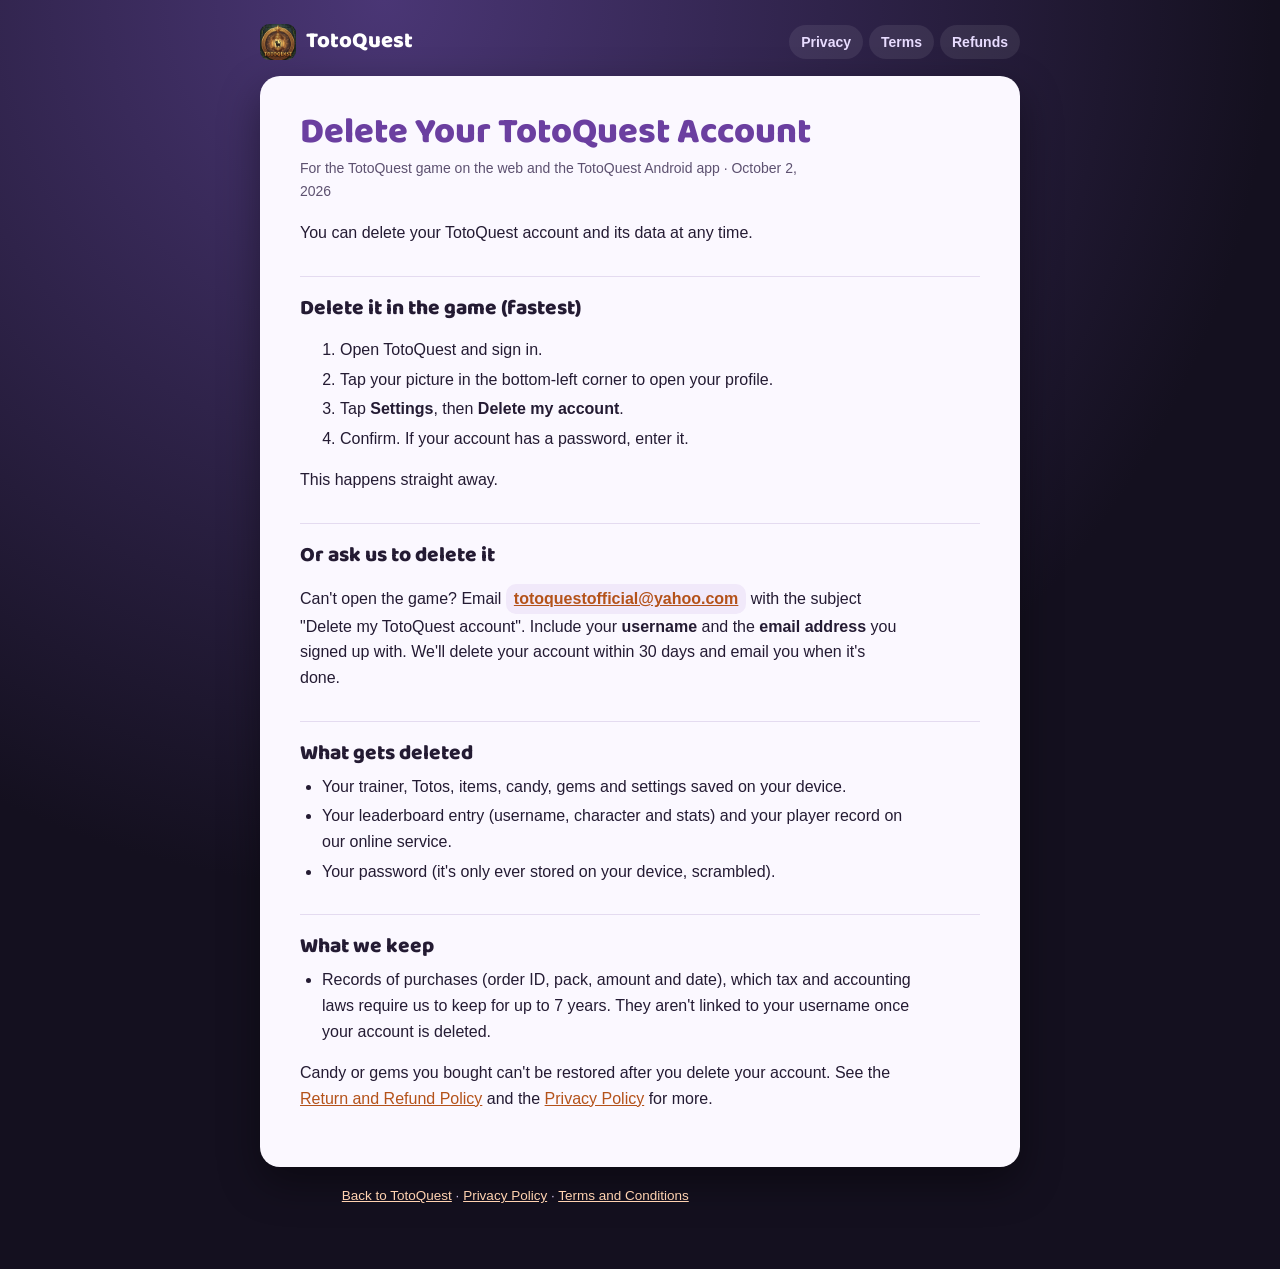
<file: delete-account.html>
<!doctype html>
<html lang="en">
<head>
<meta charset="utf-8">
<meta name="viewport" content="width=device-width, initial-scale=1">
<title>Delete Your Account · TotoQuest</title>
<meta name="description" content="How to delete your TotoQuest account and data.">
<link rel="icon" type="image/png" sizes="48x48" href="assets/brand/favicon-48.png">
<link rel="stylesheet" href="legal.css">
</head>
<body>
<header class="top">
  <a class="brand" href="index.html"><img src="assets/brand/icon-192.png" alt="">TotoQuest</a>
  <nav class="tabs" aria-label="Policies">
    <a href="privacy.html">Privacy</a>
    <a href="terms.html">Terms</a>
    <a href="refunds.html">Refunds</a>
  </nav>
</header>
<main>
  <h1>Delete Your TotoQuest Account</h1>
  <p class="updated">For the TotoQuest game on the web and the TotoQuest Android app · October 2, 2026</p>

  <p>You can delete your TotoQuest account and its data at any time.</p>

  <h2>Delete it in the game (fastest)</h2>
  <ol>
    <li>Open TotoQuest and sign in.</li>
    <li>Tap your picture in the bottom-left corner to open your profile.</li>
    <li>Tap <strong>Settings</strong>, then <strong>Delete my account</strong>.</li>
    <li>Confirm. If your account has a password, enter it.</li>
  </ol>
  <p>This happens straight away.</p>

  <h2>Or ask us to delete it</h2>
  <p>Can't open the game? Email <span class="contact"><a href="mailto:totoquestofficial@yahoo.com?subject=Delete%20my%20TotoQuest%20account">totoquestofficial@yahoo.com</a></span> with the subject "Delete my TotoQuest account". Include your <strong>username</strong> and the <strong>email address</strong> you signed up with. We'll delete your account within 30 days and email you when it's done.</p>

  <h2>What gets deleted</h2>
  <ul>
    <li>Your trainer, Totos, items, candy, gems and settings saved on your device.</li>
    <li>Your leaderboard entry (username, character and stats) and your player record on our online service.</li>
    <li>Your password (it's only ever stored on your device, scrambled).</li>
  </ul>

  <h2>What we keep</h2>
  <ul>
    <li>Records of purchases (order ID, pack, amount and date), which tax and accounting laws require us to keep for up to 7 years. They aren't linked to your username once your account is deleted.</li>
  </ul>
  <p>Candy or gems you bought can't be restored after you delete your account. See the <a href="refunds.html">Return and Refund Policy</a> and the <a href="privacy.html">Privacy Policy</a> for more.</p>
</main>
<footer>
  <p><a href="index.html">Back to TotoQuest</a> · <a href="privacy.html">Privacy Policy</a> · <a href="terms.html">Terms and Conditions</a></p>
</footer>
</body>
</html>
</file>
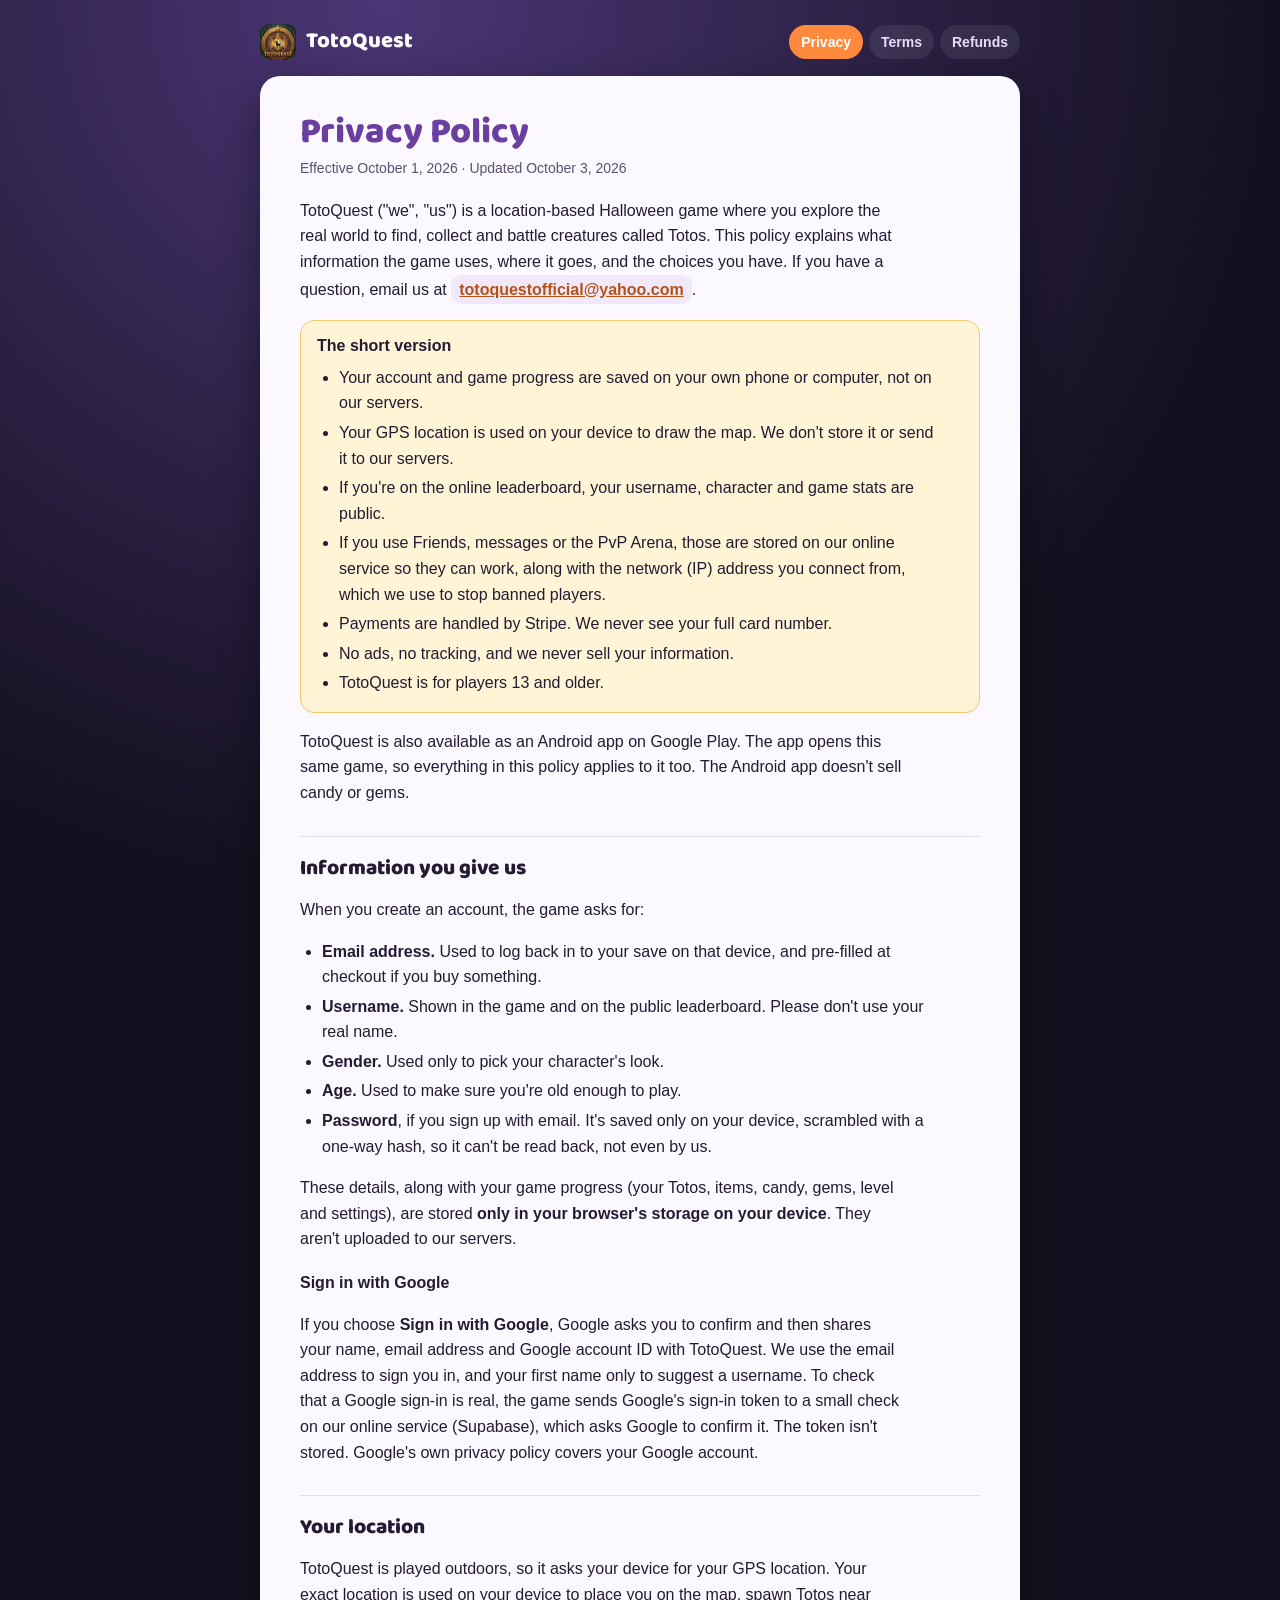
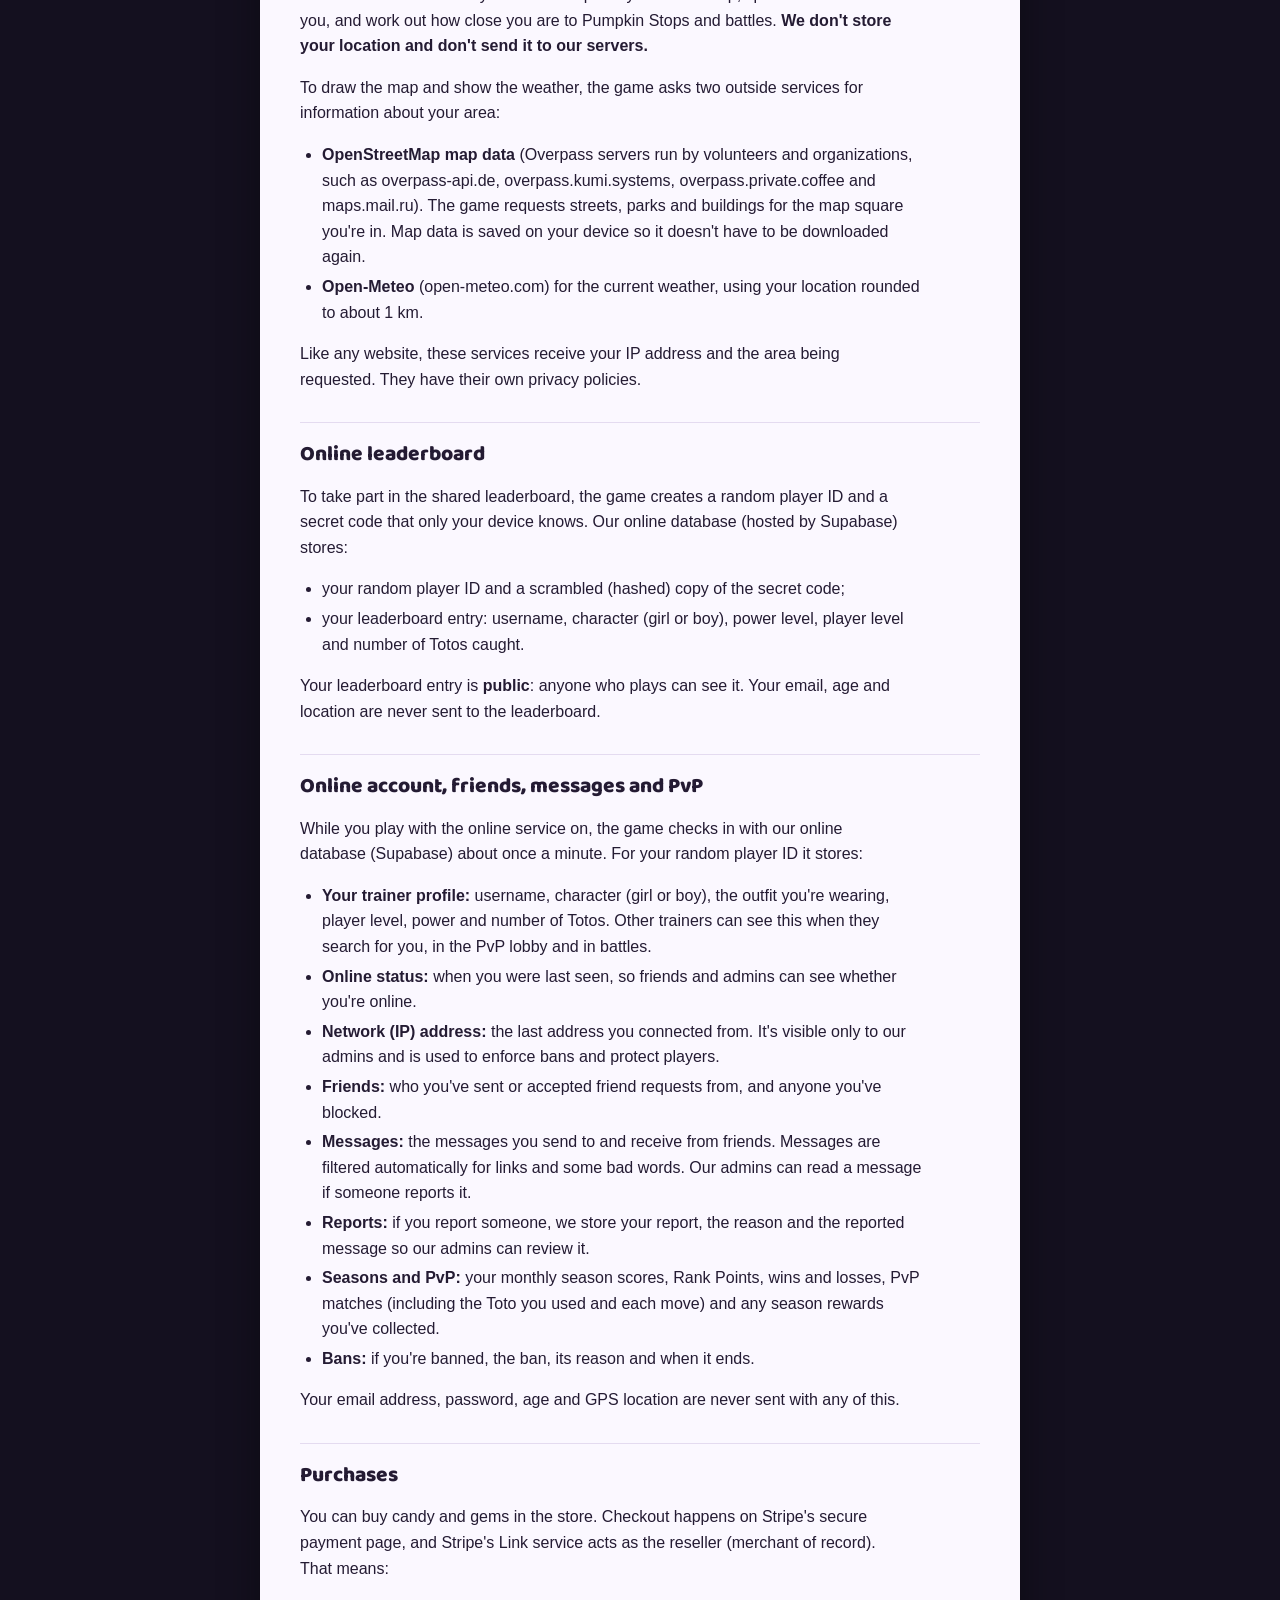
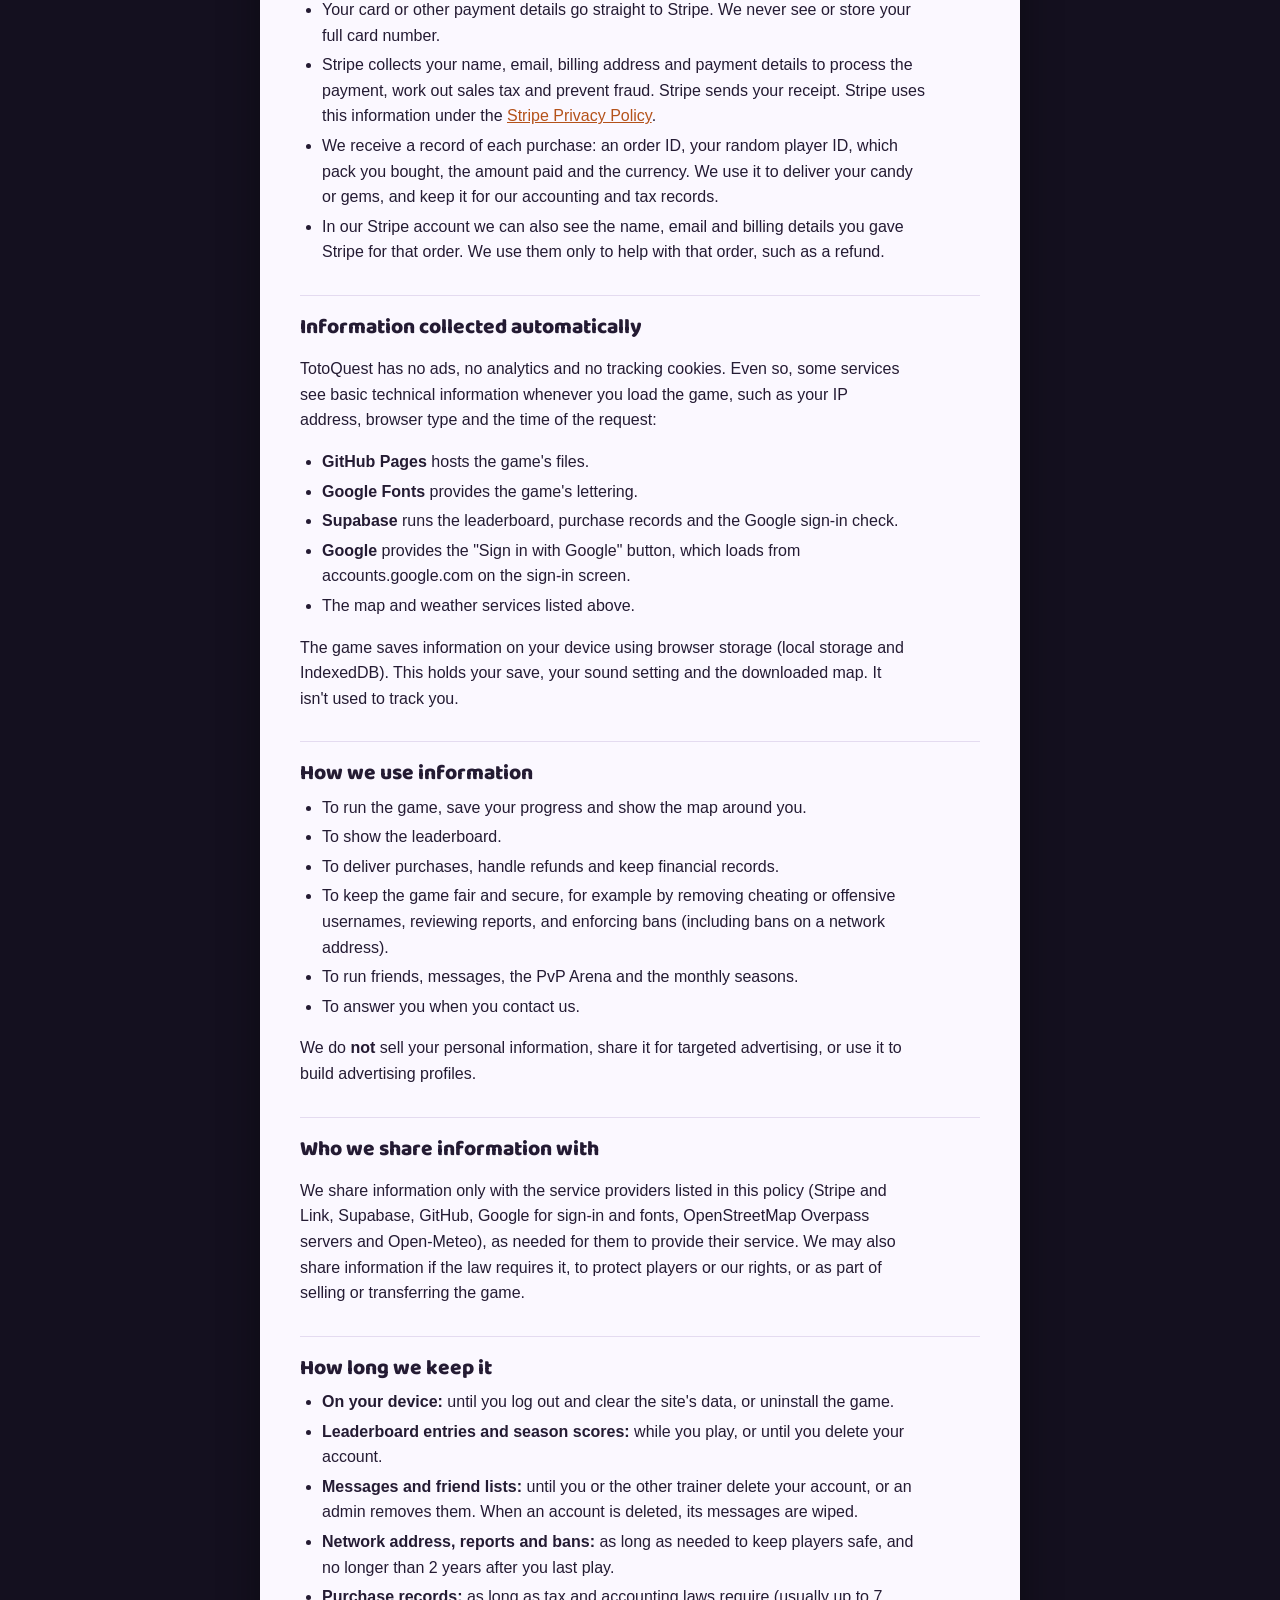
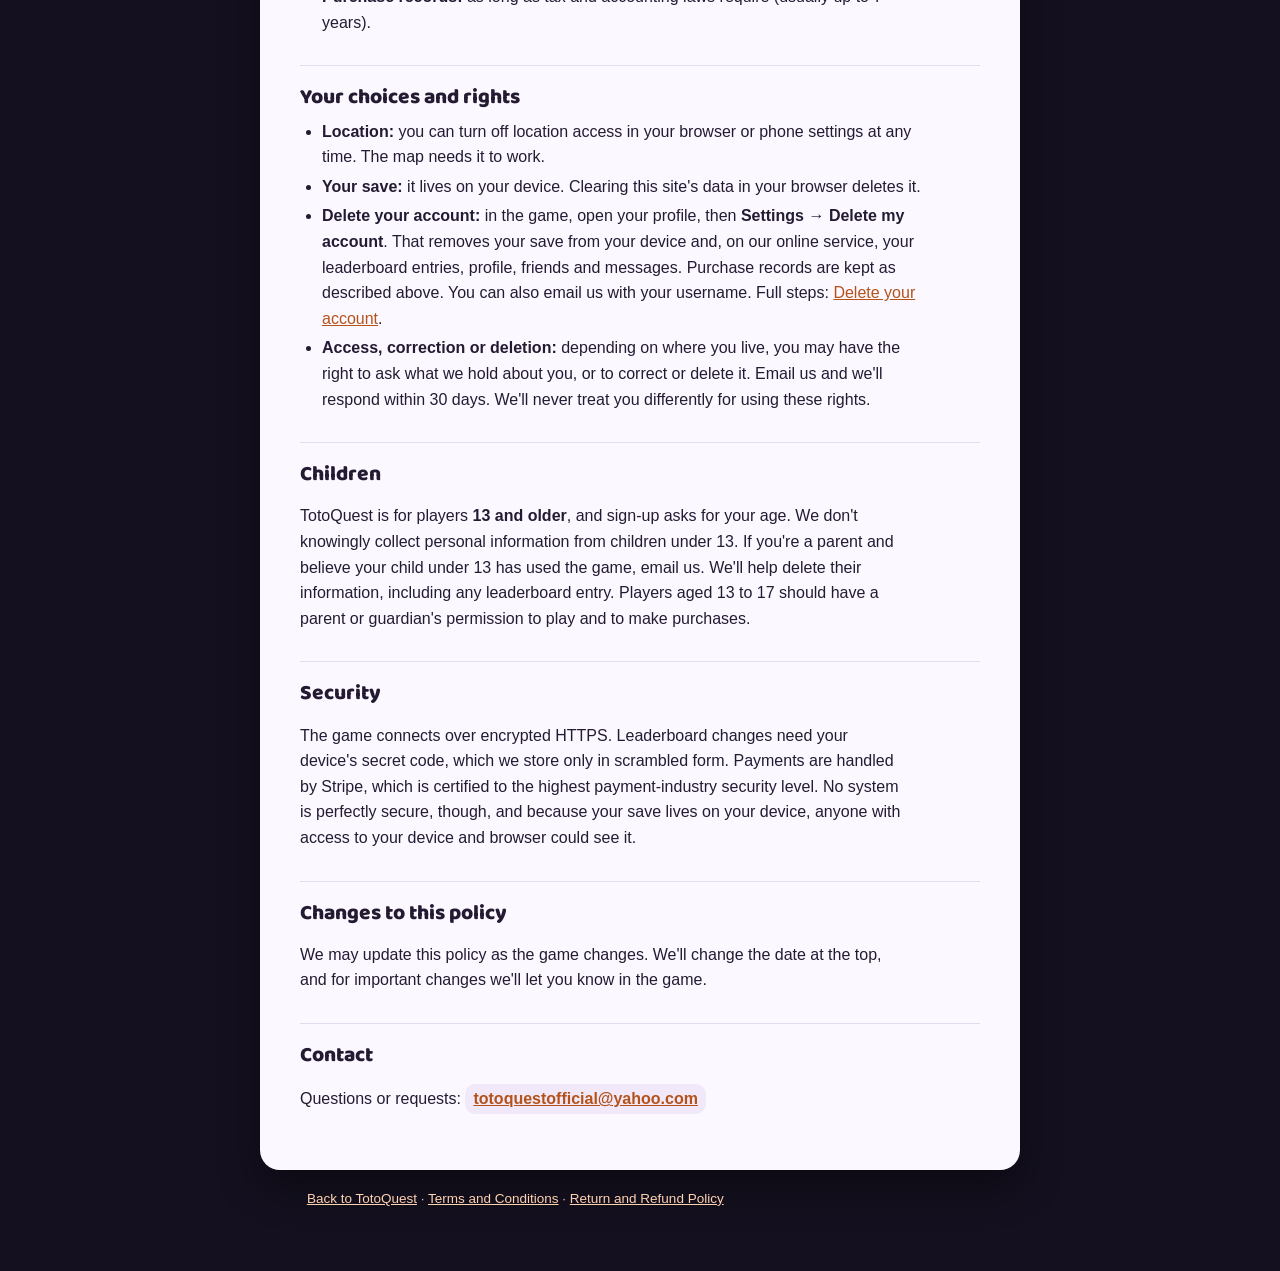
<file: privacy.html>
<!doctype html>
<html lang="en">
<head>
<meta charset="utf-8">
<meta name="viewport" content="width=device-width, initial-scale=1">
<title>Privacy Policy · TotoQuest</title>
<meta name="description" content="How TotoQuest collects, uses and protects your information.">
<link rel="icon" type="image/png" sizes="48x48" href="assets/brand/favicon-48.png">
<link rel="stylesheet" href="legal.css">
</head>
<body>
<header class="top">
  <a class="brand" href="index.html"><img src="assets/brand/icon-192.png" alt="">TotoQuest</a>
  <nav class="tabs" aria-label="Policies">
    <a href="privacy.html" aria-current="page">Privacy</a>
    <a href="terms.html">Terms</a>
    <a href="refunds.html">Refunds</a>
  </nav>
</header>
<main>
  <h1>Privacy Policy</h1>
  <p class="updated">Effective October 1, 2026 · Updated October 3, 2026</p>

  <p>TotoQuest ("we", "us") is a location-based Halloween game where you explore the real world to find, collect and battle creatures called Totos. This policy explains what information the game uses, where it goes, and the choices you have. If you have a question, email us at <span class="contact"><a href="mailto:totoquestofficial@yahoo.com">totoquestofficial@yahoo.com</a></span>.</p>

  <div class="summary">
    <strong>The short version</strong>
    <ul>
      <li>Your account and game progress are saved on your own phone or computer, not on our servers.</li>
      <li>Your GPS location is used on your device to draw the map. We don't store it or send it to our servers.</li>
      <li>If you're on the online leaderboard, your username, character and game stats are public.</li>
      <li>If you use Friends, messages or the PvP Arena, those are stored on our online service so they can work, along with the network (IP) address you connect from, which we use to stop banned players.</li>
      <li>Payments are handled by Stripe. We never see your full card number.</li>
      <li>No ads, no tracking, and we never sell your information.</li>
      <li>TotoQuest is for players 13 and older.</li>
    </ul>
  </div>

  <p>TotoQuest is also available as an Android app on Google Play. The app opens this same game, so everything in this policy applies to it too. The Android app doesn't sell candy or gems.</p>

  <h2>Information you give us</h2>
  <p>When you create an account, the game asks for:</p>
  <ul>
    <li><strong>Email address.</strong> Used to log back in to your save on that device, and pre-filled at checkout if you buy something.</li>
    <li><strong>Username.</strong> Shown in the game and on the public leaderboard. Please don't use your real name.</li>
    <li><strong>Gender.</strong> Used only to pick your character's look.</li>
    <li><strong>Age.</strong> Used to make sure you're old enough to play.</li>
    <li><strong>Password</strong>, if you sign up with email. It's saved only on your device, scrambled with a one-way hash, so it can't be read back, not even by us.</li>
  </ul>
  <p>These details, along with your game progress (your Totos, items, candy, gems, level and settings), are stored <strong>only in your browser's storage on your device</strong>. They aren't uploaded to our servers.</p>
  <h3>Sign in with Google</h3>
  <p>If you choose <strong>Sign in with Google</strong>, Google asks you to confirm and then shares your name, email address and Google account ID with TotoQuest. We use the email address to sign you in, and your first name only to suggest a username. To check that a Google sign-in is real, the game sends Google's sign-in token to a small check on our online service (Supabase), which asks Google to confirm it. The token isn't stored. Google's own privacy policy covers your Google account.</p>

  <h2>Your location</h2>
  <p>TotoQuest is played outdoors, so it asks your device for your GPS location. Your exact location is used on your device to place you on the map, spawn Totos near you, and work out how close you are to Pumpkin Stops and battles. <strong>We don't store your location and don't send it to our servers.</strong></p>
  <p>To draw the map and show the weather, the game asks two outside services for information about your area:</p>
  <ul>
    <li><strong>OpenStreetMap map data</strong> (Overpass servers run by volunteers and organizations, such as overpass-api.de, overpass.kumi.systems, overpass.private.coffee and maps.mail.ru). The game requests streets, parks and buildings for the map square you're in. Map data is saved on your device so it doesn't have to be downloaded again.</li>
    <li><strong>Open-Meteo</strong> (open-meteo.com) for the current weather, using your location rounded to about 1 km.</li>
  </ul>
  <p>Like any website, these services receive your IP address and the area being requested. They have their own privacy policies.</p>

  <h2>Online leaderboard</h2>
  <p>To take part in the shared leaderboard, the game creates a random player ID and a secret code that only your device knows. Our online database (hosted by Supabase) stores:</p>
  <ul>
    <li>your random player ID and a scrambled (hashed) copy of the secret code;</li>
    <li>your leaderboard entry: username, character (girl or boy), power level, player level and number of Totos caught.</li>
  </ul>
  <p>Your leaderboard entry is <strong>public</strong>: anyone who plays can see it. Your email, age and location are never sent to the leaderboard.</p>

  <h2>Online account, friends, messages and PvP</h2>
  <p>While you play with the online service on, the game checks in with our online database (Supabase) about once a minute. For your random player ID it stores:</p>
  <ul>
    <li><strong>Your trainer profile:</strong> username, character (girl or boy), the outfit you're wearing, player level, power and number of Totos. Other trainers can see this when they search for you, in the PvP lobby and in battles.</li>
    <li><strong>Online status:</strong> when you were last seen, so friends and admins can see whether you're online.</li>
    <li><strong>Network (IP) address:</strong> the last address you connected from. It's visible only to our admins and is used to enforce bans and protect players.</li>
    <li><strong>Friends:</strong> who you've sent or accepted friend requests from, and anyone you've blocked.</li>
    <li><strong>Messages:</strong> the messages you send to and receive from friends. Messages are filtered automatically for links and some bad words. Our admins can read a message if someone reports it.</li>
    <li><strong>Reports:</strong> if you report someone, we store your report, the reason and the reported message so our admins can review it.</li>
    <li><strong>Seasons and PvP:</strong> your monthly season scores, Rank Points, wins and losses, PvP matches (including the Toto you used and each move) and any season rewards you've collected.</li>
    <li><strong>Bans:</strong> if you're banned, the ban, its reason and when it ends.</li>
  </ul>
  <p>Your email address, password, age and GPS location are never sent with any of this.</p>

  <h2>Purchases</h2>
  <p>You can buy candy and gems in the store. Checkout happens on Stripe's secure payment page, and Stripe's Link service acts as the reseller (merchant of record). That means:</p>
  <ul>
    <li>Your card or other payment details go straight to Stripe. We never see or store your full card number.</li>
    <li>Stripe collects your name, email, billing address and payment details to process the payment, work out sales tax and prevent fraud. Stripe sends your receipt. Stripe uses this information under the <a href="https://stripe.com/privacy" rel="noopener">Stripe Privacy Policy</a>.</li>
    <li>We receive a record of each purchase: an order ID, your random player ID, which pack you bought, the amount paid and the currency. We use it to deliver your candy or gems, and keep it for our accounting and tax records.</li>
    <li>In our Stripe account we can also see the name, email and billing details you gave Stripe for that order. We use them only to help with that order, such as a refund.</li>
  </ul>

  <h2>Information collected automatically</h2>
  <p>TotoQuest has no ads, no analytics and no tracking cookies. Even so, some services see basic technical information whenever you load the game, such as your IP address, browser type and the time of the request:</p>
  <ul>
    <li><strong>GitHub Pages</strong> hosts the game's files.</li>
    <li><strong>Google Fonts</strong> provides the game's lettering.</li>
    <li><strong>Supabase</strong> runs the leaderboard, purchase records and the Google sign-in check.</li>
    <li><strong>Google</strong> provides the "Sign in with Google" button, which loads from accounts.google.com on the sign-in screen.</li>
    <li>The map and weather services listed above.</li>
  </ul>
  <p>The game saves information on your device using browser storage (local storage and IndexedDB). This holds your save, your sound setting and the downloaded map. It isn't used to track you.</p>

  <h2>How we use information</h2>
  <ul>
    <li>To run the game, save your progress and show the map around you.</li>
    <li>To show the leaderboard.</li>
    <li>To deliver purchases, handle refunds and keep financial records.</li>
    <li>To keep the game fair and secure, for example by removing cheating or offensive usernames, reviewing reports, and enforcing bans (including bans on a network address).</li>
    <li>To run friends, messages, the PvP Arena and the monthly seasons.</li>
    <li>To answer you when you contact us.</li>
  </ul>
  <p>We do <strong>not</strong> sell your personal information, share it for targeted advertising, or use it to build advertising profiles.</p>

  <h2>Who we share information with</h2>
  <p>We share information only with the service providers listed in this policy (Stripe and Link, Supabase, GitHub, Google for sign-in and fonts, OpenStreetMap Overpass servers and Open-Meteo), as needed for them to provide their service. We may also share information if the law requires it, to protect players or our rights, or as part of selling or transferring the game.</p>

  <h2>How long we keep it</h2>
  <ul>
    <li><strong>On your device:</strong> until you log out and clear the site's data, or uninstall the game.</li>
    <li><strong>Leaderboard entries and season scores:</strong> while you play, or until you delete your account.</li>
    <li><strong>Messages and friend lists:</strong> until you or the other trainer delete your account, or an admin removes them. When an account is deleted, its messages are wiped.</li>
    <li><strong>Network address, reports and bans:</strong> as long as needed to keep players safe, and no longer than 2 years after you last play.</li>
    <li><strong>Purchase records:</strong> as long as tax and accounting laws require (usually up to 7 years).</li>
  </ul>

  <h2>Your choices and rights</h2>
  <ul>
    <li><strong>Location:</strong> you can turn off location access in your browser or phone settings at any time. The map needs it to work.</li>
    <li><strong>Your save:</strong> it lives on your device. Clearing this site's data in your browser deletes it.</li>
    <li><strong>Delete your account:</strong> in the game, open your profile, then <strong>Settings → Delete my account</strong>. That removes your save from your device and, on our online service, your leaderboard entries, profile, friends and messages. Purchase records are kept as described above. You can also email us with your username. Full steps: <a href="delete-account.html">Delete your account</a>.</li>
    <li><strong>Access, correction or deletion:</strong> depending on where you live, you may have the right to ask what we hold about you, or to correct or delete it. Email us and we'll respond within 30 days. We'll never treat you differently for using these rights.</li>
  </ul>

  <h2>Children</h2>
  <p>TotoQuest is for players <strong>13 and older</strong>, and sign-up asks for your age. We don't knowingly collect personal information from children under 13. If you're a parent and believe your child under 13 has used the game, email us. We'll help delete their information, including any leaderboard entry. Players aged 13 to 17 should have a parent or guardian's permission to play and to make purchases.</p>

  <h2>Security</h2>
  <p>The game connects over encrypted HTTPS. Leaderboard changes need your device's secret code, which we store only in scrambled form. Payments are handled by Stripe, which is certified to the highest payment-industry security level. No system is perfectly secure, though, and because your save lives on your device, anyone with access to your device and browser could see it.</p>

  <h2>Changes to this policy</h2>
  <p>We may update this policy as the game changes. We'll change the date at the top, and for important changes we'll let you know in the game.</p>

  <h2>Contact</h2>
  <p>Questions or requests: <span class="contact"><a href="mailto:totoquestofficial@yahoo.com">totoquestofficial@yahoo.com</a></span></p>
</main>
<footer>
  <p><a href="index.html">Back to TotoQuest</a> · <a href="terms.html">Terms and Conditions</a> · <a href="refunds.html">Return and Refund Policy</a></p>
</footer>
</body>
</html>
</file>
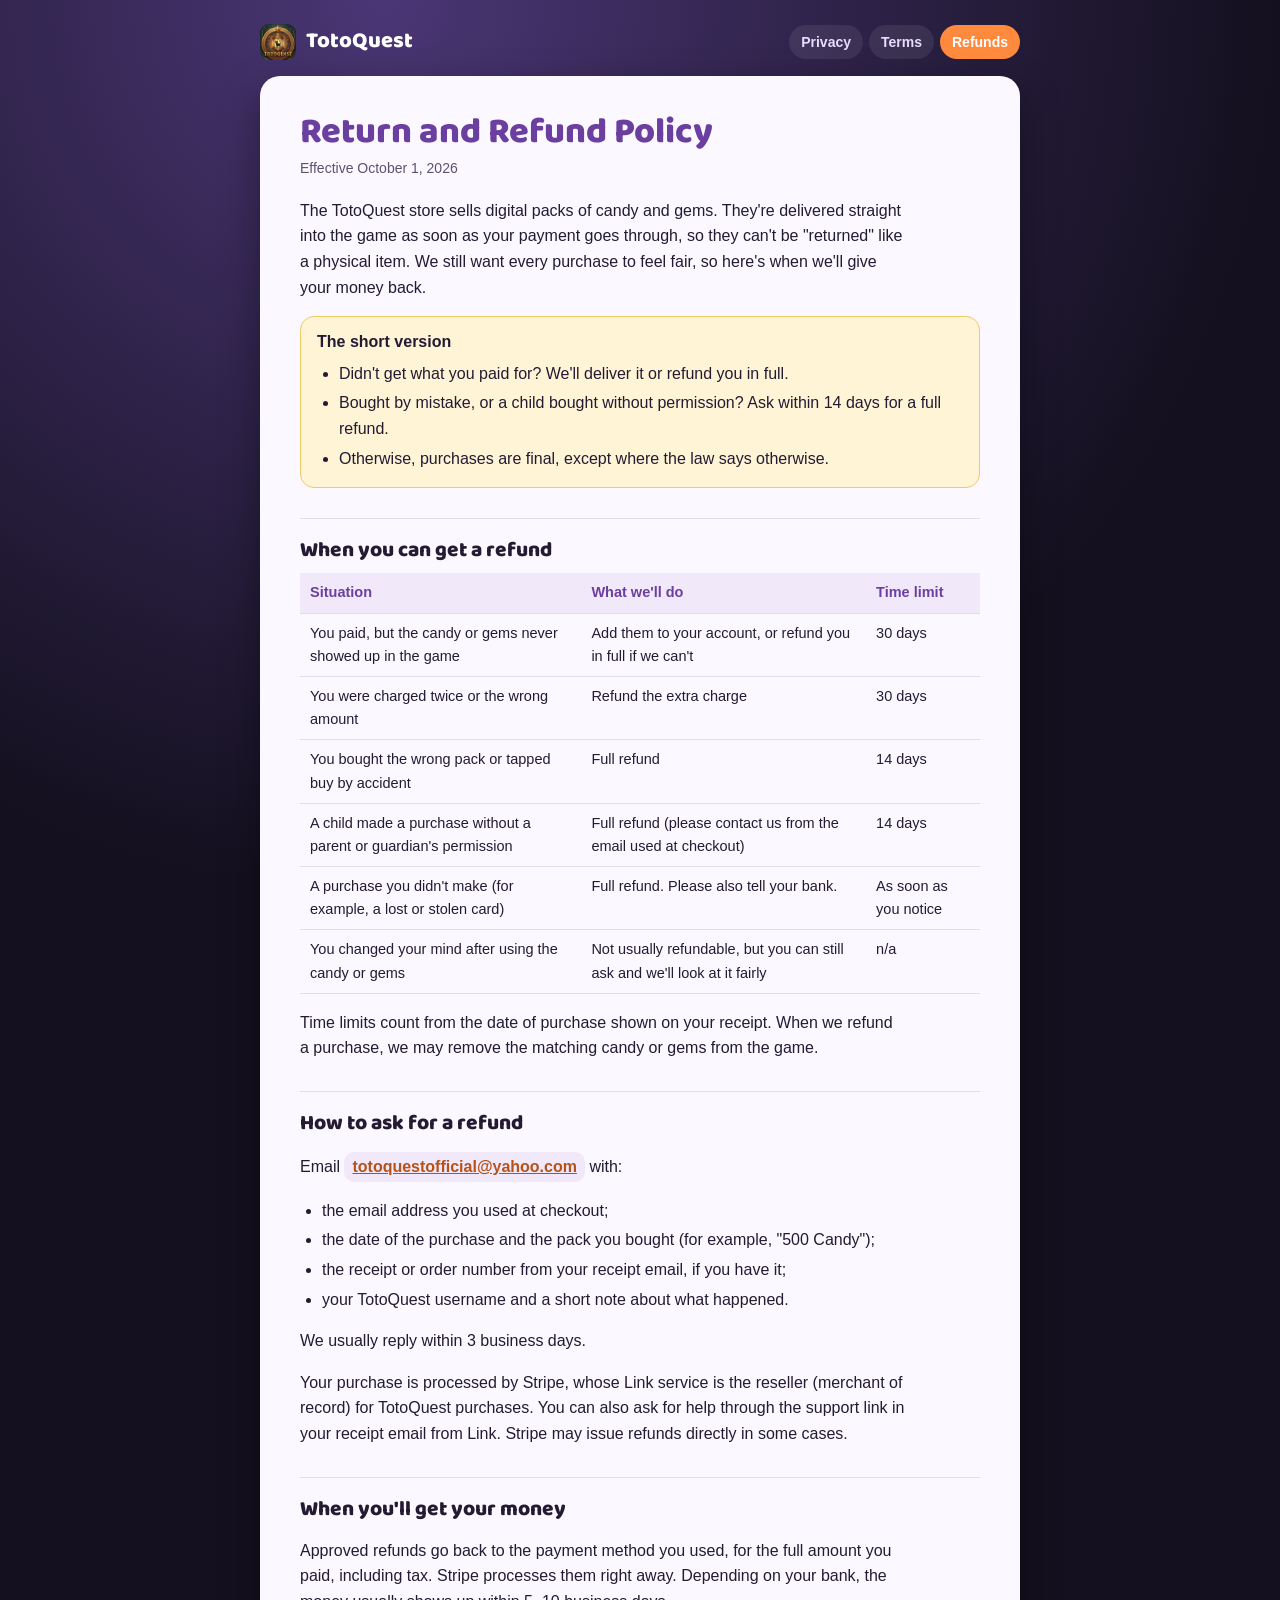
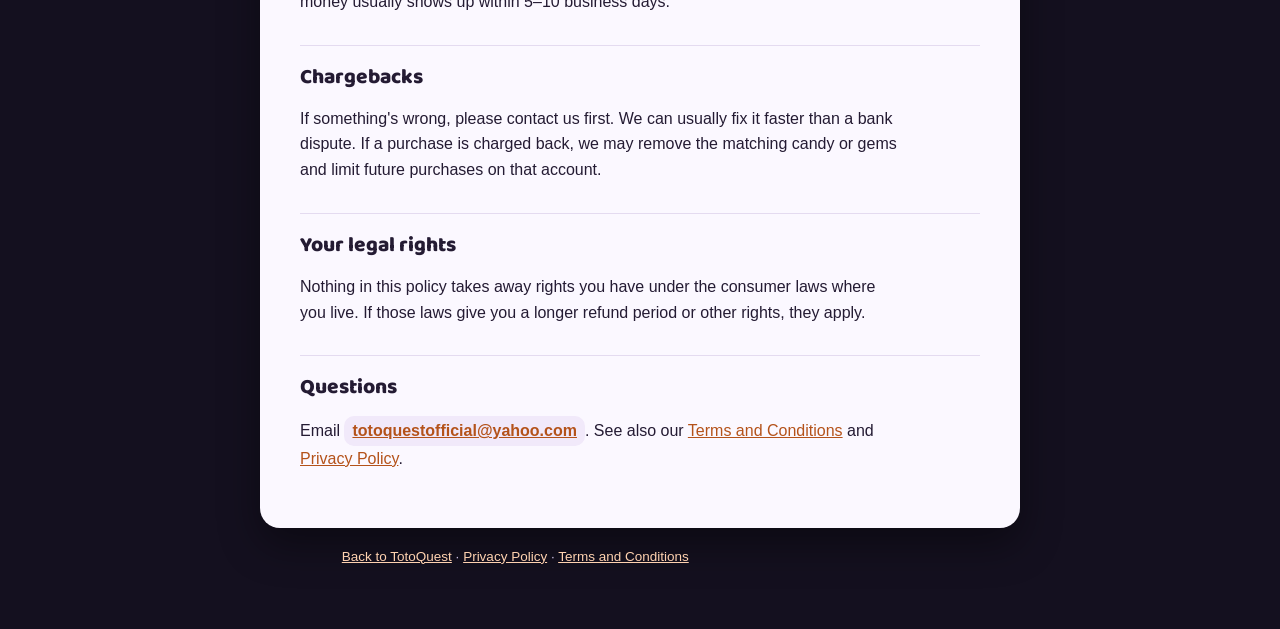
<file: refunds.html>
<!doctype html>
<html lang="en">
<head>
<meta charset="utf-8">
<meta name="viewport" content="width=device-width, initial-scale=1">
<title>Return and Refund Policy · TotoQuest</title>
<meta name="description" content="How refunds work for candy and gems bought in TotoQuest.">
<link rel="icon" type="image/png" sizes="48x48" href="assets/brand/favicon-48.png">
<link rel="stylesheet" href="legal.css">
</head>
<body>
<header class="top">
  <a class="brand" href="index.html"><img src="assets/brand/icon-192.png" alt="">TotoQuest</a>
  <nav class="tabs" aria-label="Policies">
    <a href="privacy.html">Privacy</a>
    <a href="terms.html">Terms</a>
    <a href="refunds.html" aria-current="page">Refunds</a>
  </nav>
</header>
<main>
  <h1>Return and Refund Policy</h1>
  <p class="updated">Effective October 1, 2026</p>

  <p>The TotoQuest store sells digital packs of candy and gems. They're delivered straight into the game as soon as your payment goes through, so they can't be "returned" like a physical item. We still want every purchase to feel fair, so here's when we'll give your money back.</p>

  <div class="summary">
    <strong>The short version</strong>
    <ul>
      <li>Didn't get what you paid for? We'll deliver it or refund you in full.</li>
      <li>Bought by mistake, or a child bought without permission? Ask within 14 days for a full refund.</li>
      <li>Otherwise, purchases are final, except where the law says otherwise.</li>
    </ul>
  </div>

  <h2>When you can get a refund</h2>
  <div class="table-wrap">
    <table>
      <thead><tr><th>Situation</th><th>What we'll do</th><th>Time limit</th></tr></thead>
      <tbody>
        <tr><td data-label="Situation">You paid, but the candy or gems never showed up in the game</td><td data-label="What we&#39;ll do">Add them to your account, or refund you in full if we can't</td><td data-label="Time limit">30 days</td></tr>
        <tr><td data-label="Situation">You were charged twice or the wrong amount</td><td data-label="What we&#39;ll do">Refund the extra charge</td><td data-label="Time limit">30 days</td></tr>
        <tr><td data-label="Situation">You bought the wrong pack or tapped buy by accident</td><td data-label="What we&#39;ll do">Full refund</td><td data-label="Time limit">14 days</td></tr>
        <tr><td data-label="Situation">A child made a purchase without a parent or guardian's permission</td><td data-label="What we&#39;ll do">Full refund (please contact us from the email used at checkout)</td><td data-label="Time limit">14 days</td></tr>
        <tr><td data-label="Situation">A purchase you didn't make (for example, a lost or stolen card)</td><td data-label="What we&#39;ll do">Full refund. Please also tell your bank.</td><td data-label="Time limit">As soon as you notice</td></tr>
        <tr><td data-label="Situation">You changed your mind after using the candy or gems</td><td data-label="What we&#39;ll do">Not usually refundable, but you can still ask and we'll look at it fairly</td><td data-label="Time limit">n/a</td></tr>
      </tbody>
    </table>
  </div>
  <p>Time limits count from the date of purchase shown on your receipt. When we refund a purchase, we may remove the matching candy or gems from the game.</p>

  <h2>How to ask for a refund</h2>
  <p>Email <span class="contact"><a href="mailto:totoquestofficial@yahoo.com?subject=TotoQuest%20refund%20request">totoquestofficial@yahoo.com</a></span> with:</p>
  <ul>
    <li>the email address you used at checkout;</li>
    <li>the date of the purchase and the pack you bought (for example, "500 Candy");</li>
    <li>the receipt or order number from your receipt email, if you have it;</li>
    <li>your TotoQuest username and a short note about what happened.</li>
  </ul>
  <p>We usually reply within 3 business days.</p>
  <p>Your purchase is processed by Stripe, whose Link service is the reseller (merchant of record) for TotoQuest purchases. You can also ask for help through the support link in your receipt email from Link. Stripe may issue refunds directly in some cases.</p>

  <h2>When you'll get your money</h2>
  <p>Approved refunds go back to the payment method you used, for the full amount you paid, including tax. Stripe processes them right away. Depending on your bank, the money usually shows up within 5–10 business days.</p>

  <h2>Chargebacks</h2>
  <p>If something's wrong, please contact us first. We can usually fix it faster than a bank dispute. If a purchase is charged back, we may remove the matching candy or gems and limit future purchases on that account.</p>

  <h2>Your legal rights</h2>
  <p>Nothing in this policy takes away rights you have under the consumer laws where you live. If those laws give you a longer refund period or other rights, they apply.</p>

  <h2>Questions</h2>
  <p>Email <span class="contact"><a href="mailto:totoquestofficial@yahoo.com">totoquestofficial@yahoo.com</a></span>. See also our <a href="terms.html">Terms and Conditions</a> and <a href="privacy.html">Privacy Policy</a>.</p>
</main>
<footer>
  <p><a href="index.html">Back to TotoQuest</a> · <a href="privacy.html">Privacy Policy</a> · <a href="terms.html">Terms and Conditions</a></p>
</footer>
</body>
</html>
</file>
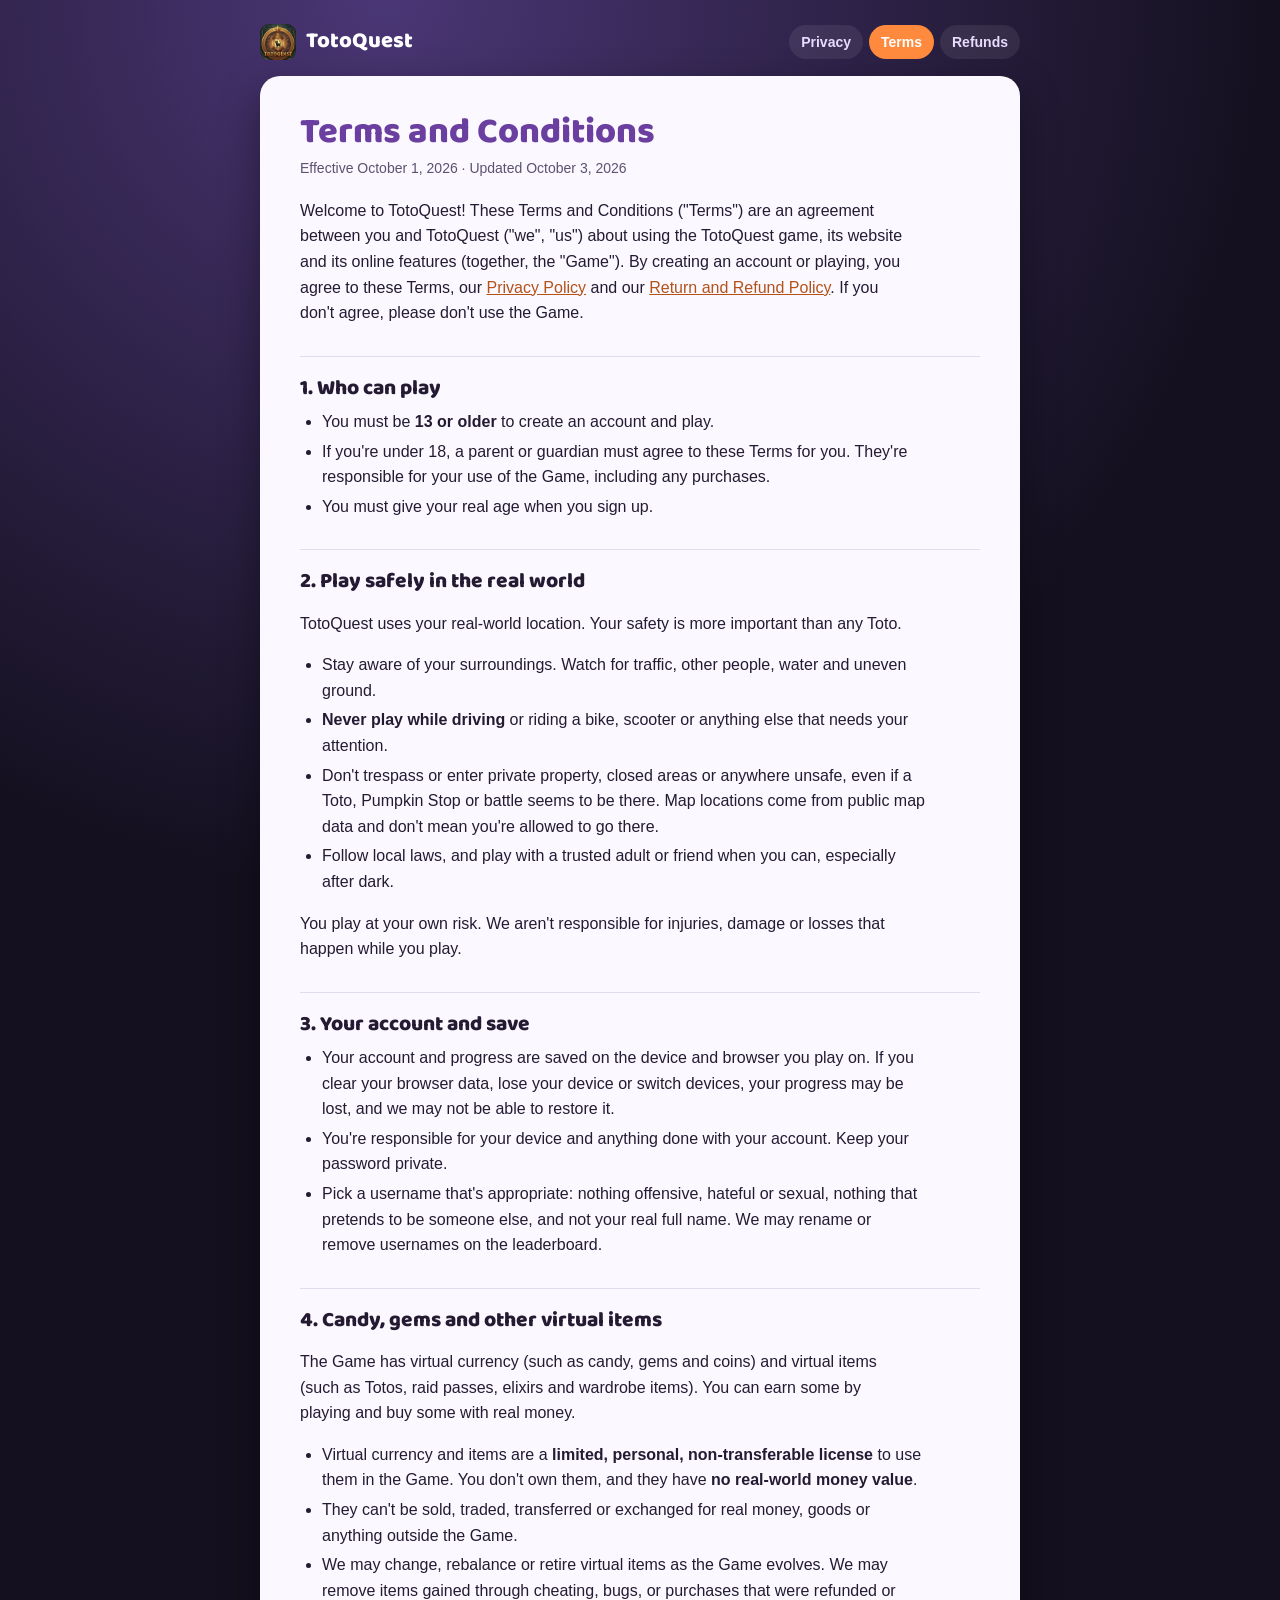
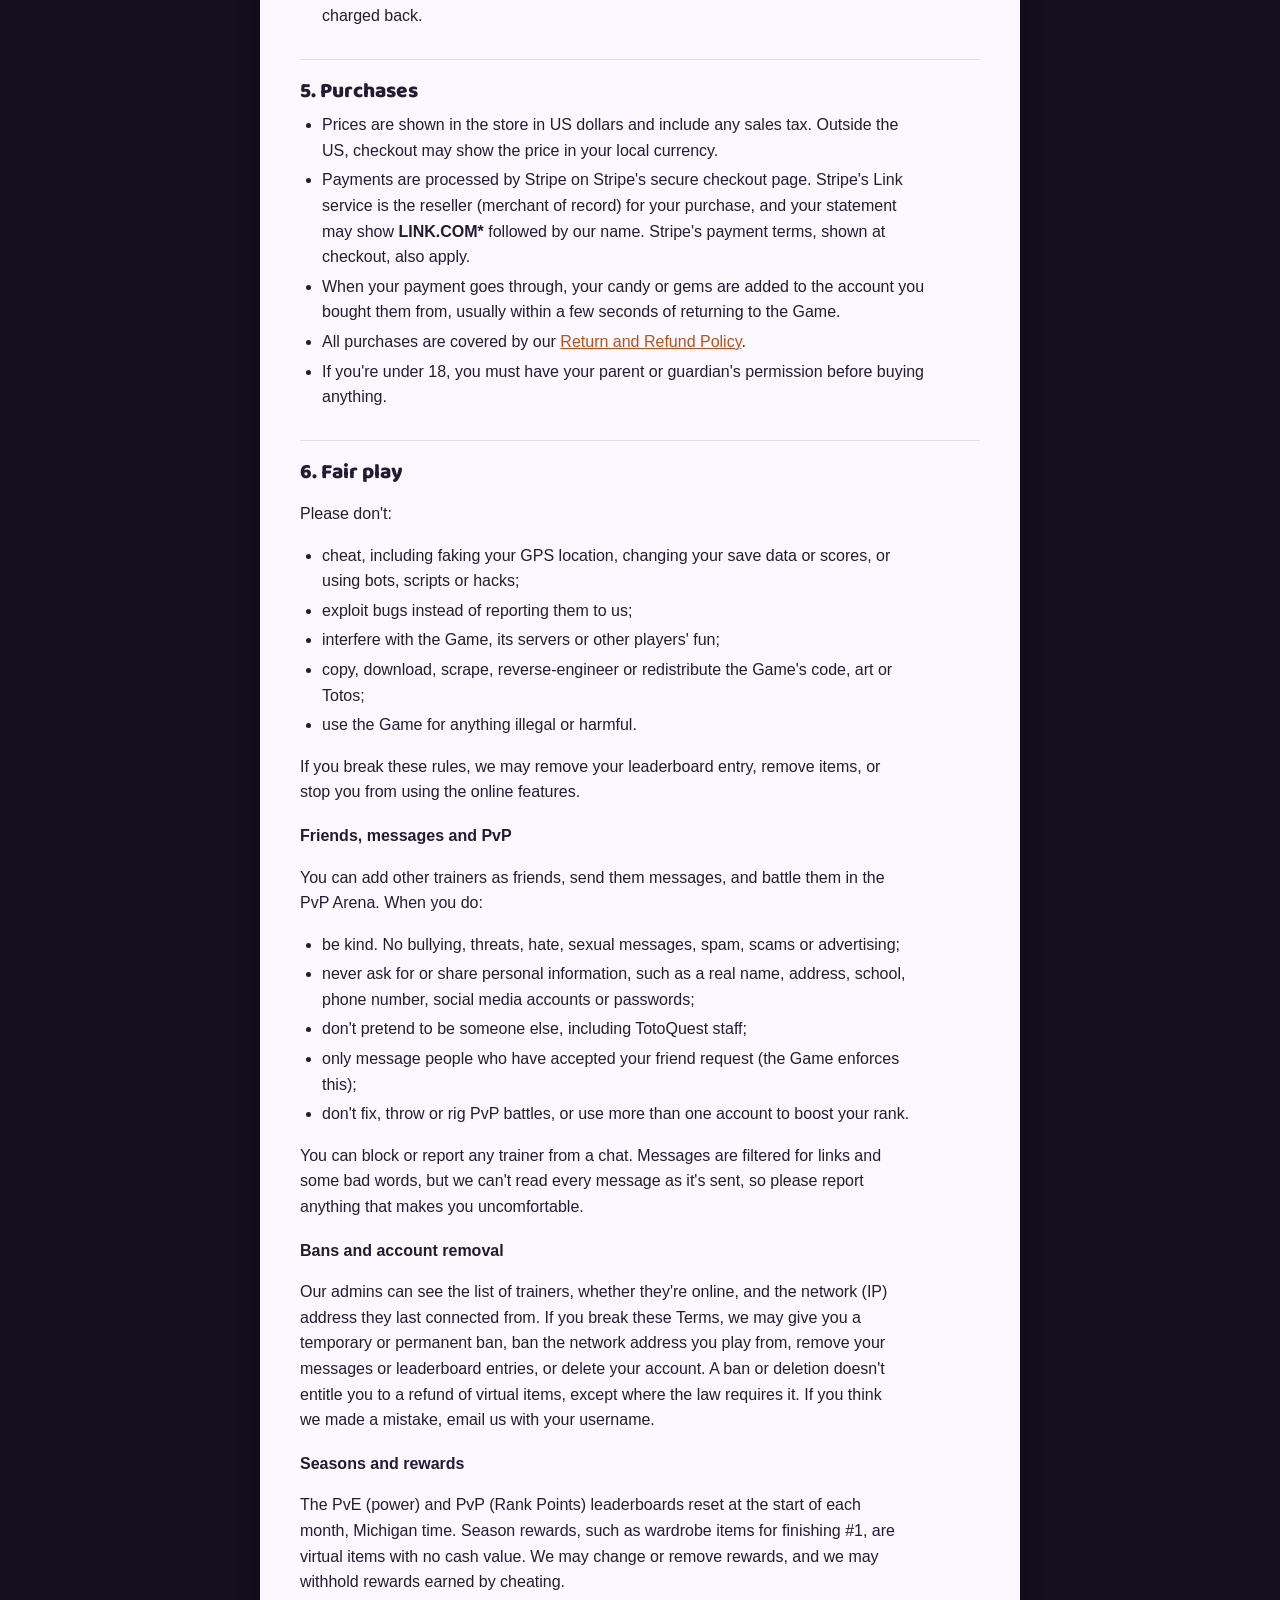
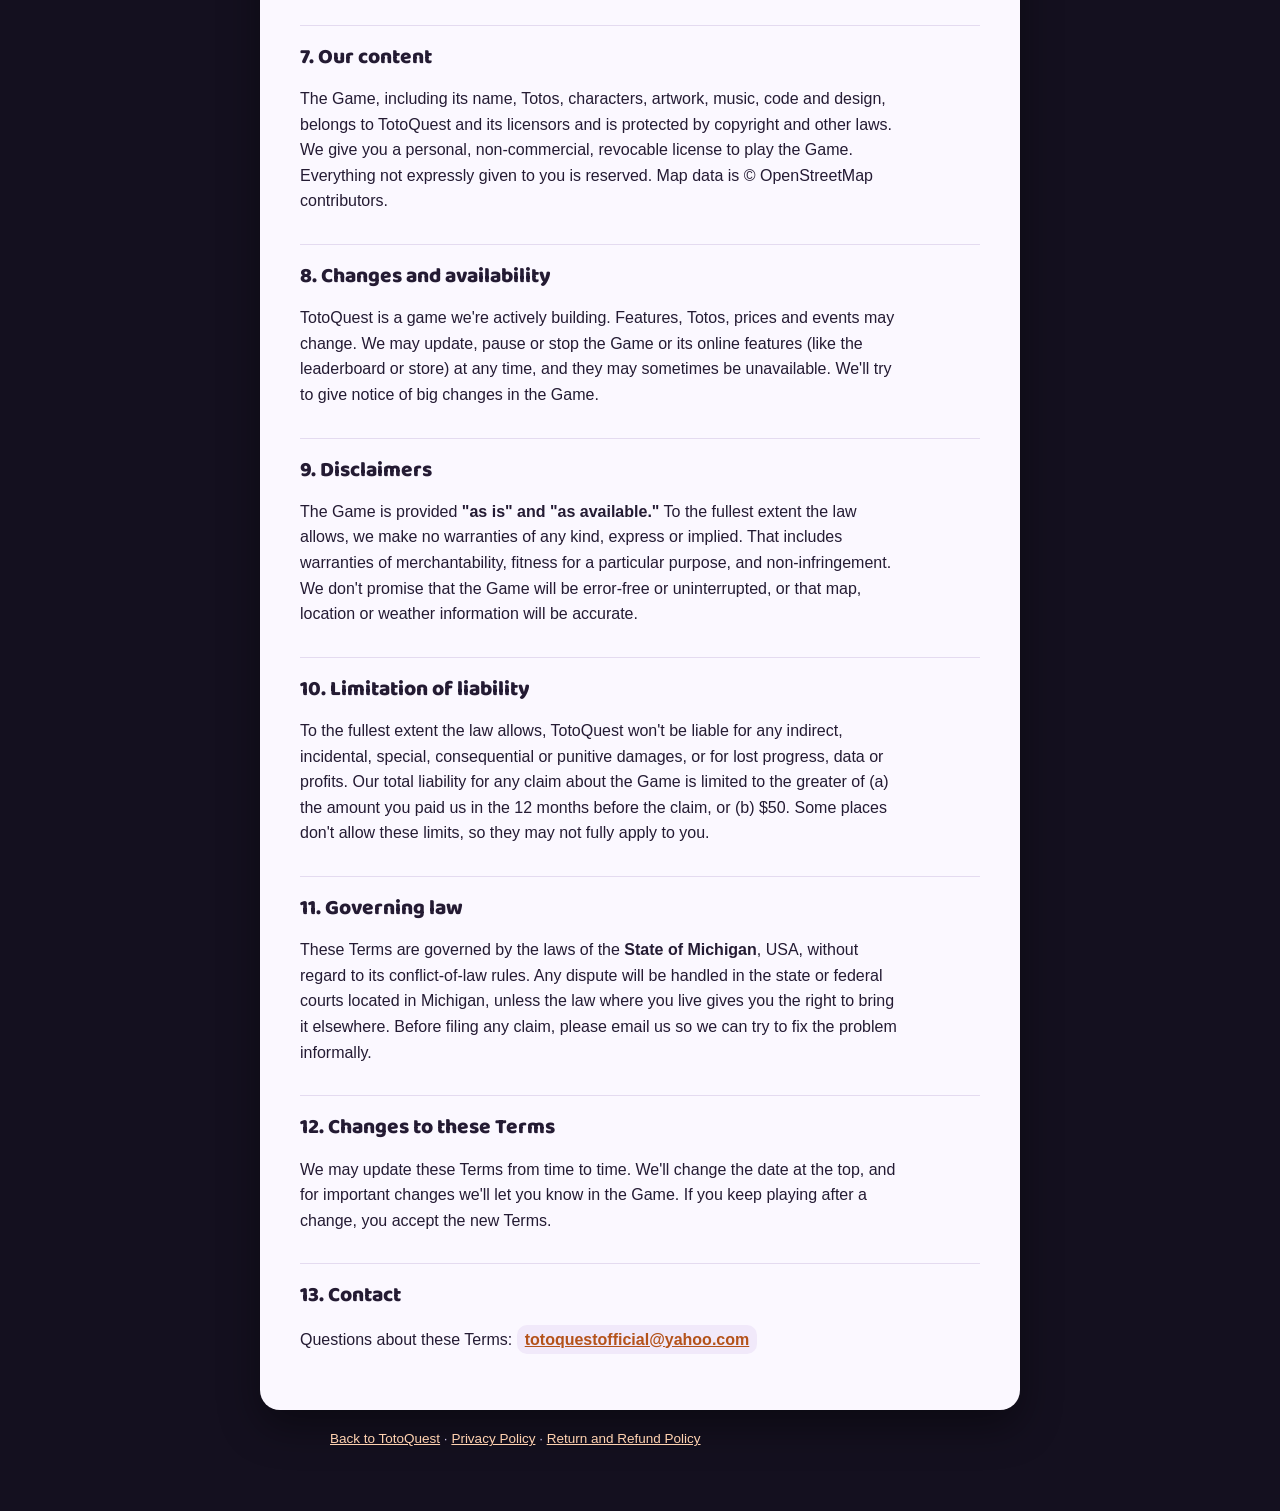
<file: terms.html>
<!doctype html>
<html lang="en">
<head>
<meta charset="utf-8">
<meta name="viewport" content="width=device-width, initial-scale=1">
<title>Terms and Conditions · TotoQuest</title>
<meta name="description" content="The rules for playing TotoQuest and buying candy and gems.">
<link rel="icon" type="image/png" sizes="48x48" href="assets/brand/favicon-48.png">
<link rel="stylesheet" href="legal.css">
</head>
<body>
<header class="top">
  <a class="brand" href="index.html"><img src="assets/brand/icon-192.png" alt="">TotoQuest</a>
  <nav class="tabs" aria-label="Policies">
    <a href="privacy.html">Privacy</a>
    <a href="terms.html" aria-current="page">Terms</a>
    <a href="refunds.html">Refunds</a>
  </nav>
</header>
<main>
  <h1>Terms and Conditions</h1>
  <p class="updated">Effective October 1, 2026 · Updated October 3, 2026</p>

  <p>Welcome to TotoQuest! These Terms and Conditions ("Terms") are an agreement between you and TotoQuest ("we", "us") about using the TotoQuest game, its website and its online features (together, the "Game"). By creating an account or playing, you agree to these Terms, our <a href="privacy.html">Privacy Policy</a> and our <a href="refunds.html">Return and Refund Policy</a>. If you don't agree, please don't use the Game.</p>

  <h2>1. Who can play</h2>
  <ul>
    <li>You must be <strong>13 or older</strong> to create an account and play.</li>
    <li>If you're under 18, a parent or guardian must agree to these Terms for you. They're responsible for your use of the Game, including any purchases.</li>
    <li>You must give your real age when you sign up.</li>
  </ul>

  <h2>2. Play safely in the real world</h2>
  <p>TotoQuest uses your real-world location. Your safety is more important than any Toto.</p>
  <ul>
    <li>Stay aware of your surroundings. Watch for traffic, other people, water and uneven ground.</li>
    <li><strong>Never play while driving</strong> or riding a bike, scooter or anything else that needs your attention.</li>
    <li>Don't trespass or enter private property, closed areas or anywhere unsafe, even if a Toto, Pumpkin Stop or battle seems to be there. Map locations come from public map data and don't mean you're allowed to go there.</li>
    <li>Follow local laws, and play with a trusted adult or friend when you can, especially after dark.</li>
  </ul>
  <p>You play at your own risk. We aren't responsible for injuries, damage or losses that happen while you play.</p>

  <h2>3. Your account and save</h2>
  <ul>
    <li>Your account and progress are saved on the device and browser you play on. If you clear your browser data, lose your device or switch devices, your progress may be lost, and we may not be able to restore it.</li>
    <li>You're responsible for your device and anything done with your account. Keep your password private.</li>
    <li>Pick a username that's appropriate: nothing offensive, hateful or sexual, nothing that pretends to be someone else, and not your real full name. We may rename or remove usernames on the leaderboard.</li>
  </ul>

  <h2>4. Candy, gems and other virtual items</h2>
  <p>The Game has virtual currency (such as candy, gems and coins) and virtual items (such as Totos, raid passes, elixirs and wardrobe items). You can earn some by playing and buy some with real money.</p>
  <ul>
    <li>Virtual currency and items are a <strong>limited, personal, non-transferable license</strong> to use them in the Game. You don't own them, and they have <strong>no real-world money value</strong>.</li>
    <li>They can't be sold, traded, transferred or exchanged for real money, goods or anything outside the Game.</li>
    <li>We may change, rebalance or retire virtual items as the Game evolves. We may remove items gained through cheating, bugs, or purchases that were refunded or charged back.</li>
  </ul>

  <h2>5. Purchases</h2>
  <ul>
    <li>Prices are shown in the store in US dollars and include any sales tax. Outside the US, checkout may show the price in your local currency.</li>
    <li>Payments are processed by Stripe on Stripe's secure checkout page. Stripe's Link service is the reseller (merchant of record) for your purchase, and your statement may show <strong>LINK.COM*</strong> followed by our name. Stripe's payment terms, shown at checkout, also apply.</li>
    <li>When your payment goes through, your candy or gems are added to the account you bought them from, usually within a few seconds of returning to the Game.</li>
    <li>All purchases are covered by our <a href="refunds.html">Return and Refund Policy</a>.</li>
    <li>If you're under 18, you must have your parent or guardian's permission before buying anything.</li>
  </ul>

  <h2>6. Fair play</h2>
  <p>Please don't:</p>
  <ul>
    <li>cheat, including faking your GPS location, changing your save data or scores, or using bots, scripts or hacks;</li>
    <li>exploit bugs instead of reporting them to us;</li>
    <li>interfere with the Game, its servers or other players' fun;</li>
    <li>copy, download, scrape, reverse-engineer or redistribute the Game's code, art or Totos;</li>
    <li>use the Game for anything illegal or harmful.</li>
  </ul>
  <p>If you break these rules, we may remove your leaderboard entry, remove items, or stop you from using the online features.</p>

  <h3>Friends, messages and PvP</h3>
  <p>You can add other trainers as friends, send them messages, and battle them in the PvP Arena. When you do:</p>
  <ul>
    <li>be kind. No bullying, threats, hate, sexual messages, spam, scams or advertising;</li>
    <li>never ask for or share personal information, such as a real name, address, school, phone number, social media accounts or passwords;</li>
    <li>don't pretend to be someone else, including TotoQuest staff;</li>
    <li>only message people who have accepted your friend request (the Game enforces this);</li>
    <li>don't fix, throw or rig PvP battles, or use more than one account to boost your rank.</li>
  </ul>
  <p>You can block or report any trainer from a chat. Messages are filtered for links and some bad words, but we can't read every message as it's sent, so please report anything that makes you uncomfortable.</p>

  <h3>Bans and account removal</h3>
  <p>Our admins can see the list of trainers, whether they're online, and the network (IP) address they last connected from. If you break these Terms, we may give you a temporary or permanent ban, ban the network address you play from, remove your messages or leaderboard entries, or delete your account. A ban or deletion doesn't entitle you to a refund of virtual items, except where the law requires it. If you think we made a mistake, email us with your username.</p>

  <h3>Seasons and rewards</h3>
  <p>The PvE (power) and PvP (Rank Points) leaderboards reset at the start of each month, Michigan time. Season rewards, such as wardrobe items for finishing #1, are virtual items with no cash value. We may change or remove rewards, and we may withhold rewards earned by cheating.</p>

  <h2>7. Our content</h2>
  <p>The Game, including its name, Totos, characters, artwork, music, code and design, belongs to TotoQuest and its licensors and is protected by copyright and other laws. We give you a personal, non-commercial, revocable license to play the Game. Everything not expressly given to you is reserved. Map data is © OpenStreetMap contributors.</p>

  <h2>8. Changes and availability</h2>
  <p>TotoQuest is a game we're actively building. Features, Totos, prices and events may change. We may update, pause or stop the Game or its online features (like the leaderboard or store) at any time, and they may sometimes be unavailable. We'll try to give notice of big changes in the Game.</p>

  <h2>9. Disclaimers</h2>
  <p>The Game is provided <strong>"as is" and "as available."</strong> To the fullest extent the law allows, we make no warranties of any kind, express or implied. That includes warranties of merchantability, fitness for a particular purpose, and non-infringement. We don't promise that the Game will be error-free or uninterrupted, or that map, location or weather information will be accurate.</p>

  <h2>10. Limitation of liability</h2>
  <p>To the fullest extent the law allows, TotoQuest won't be liable for any indirect, incidental, special, consequential or punitive damages, or for lost progress, data or profits. Our total liability for any claim about the Game is limited to the greater of (a) the amount you paid us in the 12 months before the claim, or (b) $50. Some places don't allow these limits, so they may not fully apply to you.</p>

  <h2>11. Governing law</h2>
  <p>These Terms are governed by the laws of the <strong>State of Michigan</strong>, USA, without regard to its conflict-of-law rules. Any dispute will be handled in the state or federal courts located in Michigan, unless the law where you live gives you the right to bring it elsewhere. Before filing any claim, please email us so we can try to fix the problem informally.</p>

  <h2>12. Changes to these Terms</h2>
  <p>We may update these Terms from time to time. We'll change the date at the top, and for important changes we'll let you know in the Game. If you keep playing after a change, you accept the new Terms.</p>

  <h2>13. Contact</h2>
  <p>Questions about these Terms: <span class="contact"><a href="mailto:totoquestofficial@yahoo.com">totoquestofficial@yahoo.com</a></span></p>
</main>
<footer>
  <p><a href="index.html">Back to TotoQuest</a> · <a href="privacy.html">Privacy Policy</a> · <a href="refunds.html">Return and Refund Policy</a></p>
</footer>
</body>
</html>
</file>
<file: legal.css>
/* TotoQuest policy pages (privacy.html, terms.html, refunds.html) */
@import url('https://fonts.googleapis.com/css2?family=Baloo+2:wght@600;800&display=swap');
:root {
  --bg-top: #4a3675;
  --bg-bottom: #14101f;
  --card: #fbf8ff;
  --ink: #241b33;
  --muted: #5d5170;
  --accent: #ff8a3d;
  --accent-ink: #b4521a;
  --purple: #6b3fa0;
  --line: #e4dbf0;
  --note-bg: #fff4d6;
  --note-line: #f0c96b;
}
* { box-sizing: border-box; }
html { -webkit-text-size-adjust: 100%; }
body {
  margin: 0;
  min-height: 100vh;
  background: radial-gradient(circle at 30% 0%, var(--bg-top), var(--bg-bottom) 70%) fixed, var(--bg-bottom);
  color: var(--ink);
  font: 16px/1.6 -apple-system, BlinkMacSystemFont, "Segoe UI", Roboto, Helvetica, Arial, sans-serif;
  padding: 24px 16px 48px;
}
.top {
  max-width: 760px; margin: 0 auto 16px;
  display: flex; flex-wrap: wrap; align-items: center; justify-content: space-between; gap: 10px;
}
.brand {
  display: flex; align-items: center; gap: 10px; text-decoration: none;
  font-family: "Baloo 2", system-ui, sans-serif; font-weight: 800; font-size: 22px; color: #fff;
}
.brand img { width: 36px; height: 36px; border-radius: 9px; }
.tabs { display: flex; flex-wrap: wrap; gap: 6px; }
.tabs a {
  color: #e8dcff; text-decoration: none; font-weight: 700; font-size: 14px;
  padding: 6px 12px; border-radius: 999px; background: rgba(255,255,255,0.08);
}
.tabs a[aria-current="page"] { background: var(--accent); color: #fff; }
.tabs a:focus-visible, .brand:focus-visible, main a:focus-visible { outline: 3px solid var(--accent); outline-offset: 2px; }
main {
  max-width: 760px; margin: 0 auto;
  background: var(--card); border-radius: 20px; padding: 28px 22px 32px;
  box-shadow: 0 16px 40px rgba(0,0,0,0.4);
}
h1 {
  font-family: "Baloo 2", system-ui, sans-serif; font-weight: 800;
  font-size: 30px; line-height: 1.15; margin: 0 0 4px; color: var(--purple);
}
.updated { color: var(--muted); font-size: 14px; margin: 0 0 18px; }
h2 {
  font-family: "Baloo 2", system-ui, sans-serif; font-weight: 800;
  font-size: 21px; line-height: 1.25; margin: 30px 0 6px; color: var(--ink);
  padding-top: 18px; border-top: 1px solid var(--line);
}
h3 { font-size: 16px; margin: 18px 0 4px; }
p, li { max-width: 68ch; }
ul { padding-left: 22px; margin: 8px 0; }
li { margin: 4px 0; }
a { color: var(--accent-ink); }
.summary {
  background: var(--note-bg); border: 1.5px solid var(--note-line); border-radius: 14px;
  padding: 12px 16px; margin: 6px 0 4px;
}
.summary ul { margin: 6px 0 0; }
.table-wrap { overflow-x: auto; margin: 10px 0; }
table { border-collapse: collapse; width: 100%; font-size: 14.5px; min-width: 520px; }
th, td { text-align: left; vertical-align: top; padding: 8px 10px; border-bottom: 1px solid var(--line); }
th { background: #f1e9fa; color: var(--purple); font-weight: 800; }
.contact {
  display: inline-block; font-weight: 800; background: #f1e9fa; border-radius: 10px; padding: 2px 8px;
}
@media (max-width: 560px) {
  table { min-width: 0; }
  thead { display: none; }
  tr { display: block; padding: 10px 0; border-bottom: 1px solid var(--line); }
  td { display: block; border: none; padding: 2px 0; }
  td:first-child { font-weight: 700; }
  td + td::before { content: attr(data-label) ": "; font-weight: 800; color: var(--purple); }
}
footer { max-width: 760px; margin: 18px auto 0; text-align: center; color: #c9bde0; font-size: 13.5px; }
footer a { color: #ffd2b0; }
@media (min-width: 640px) {
  main { padding: 36px 40px 40px; }
  h1 { font-size: 36px; }
}
</file>
